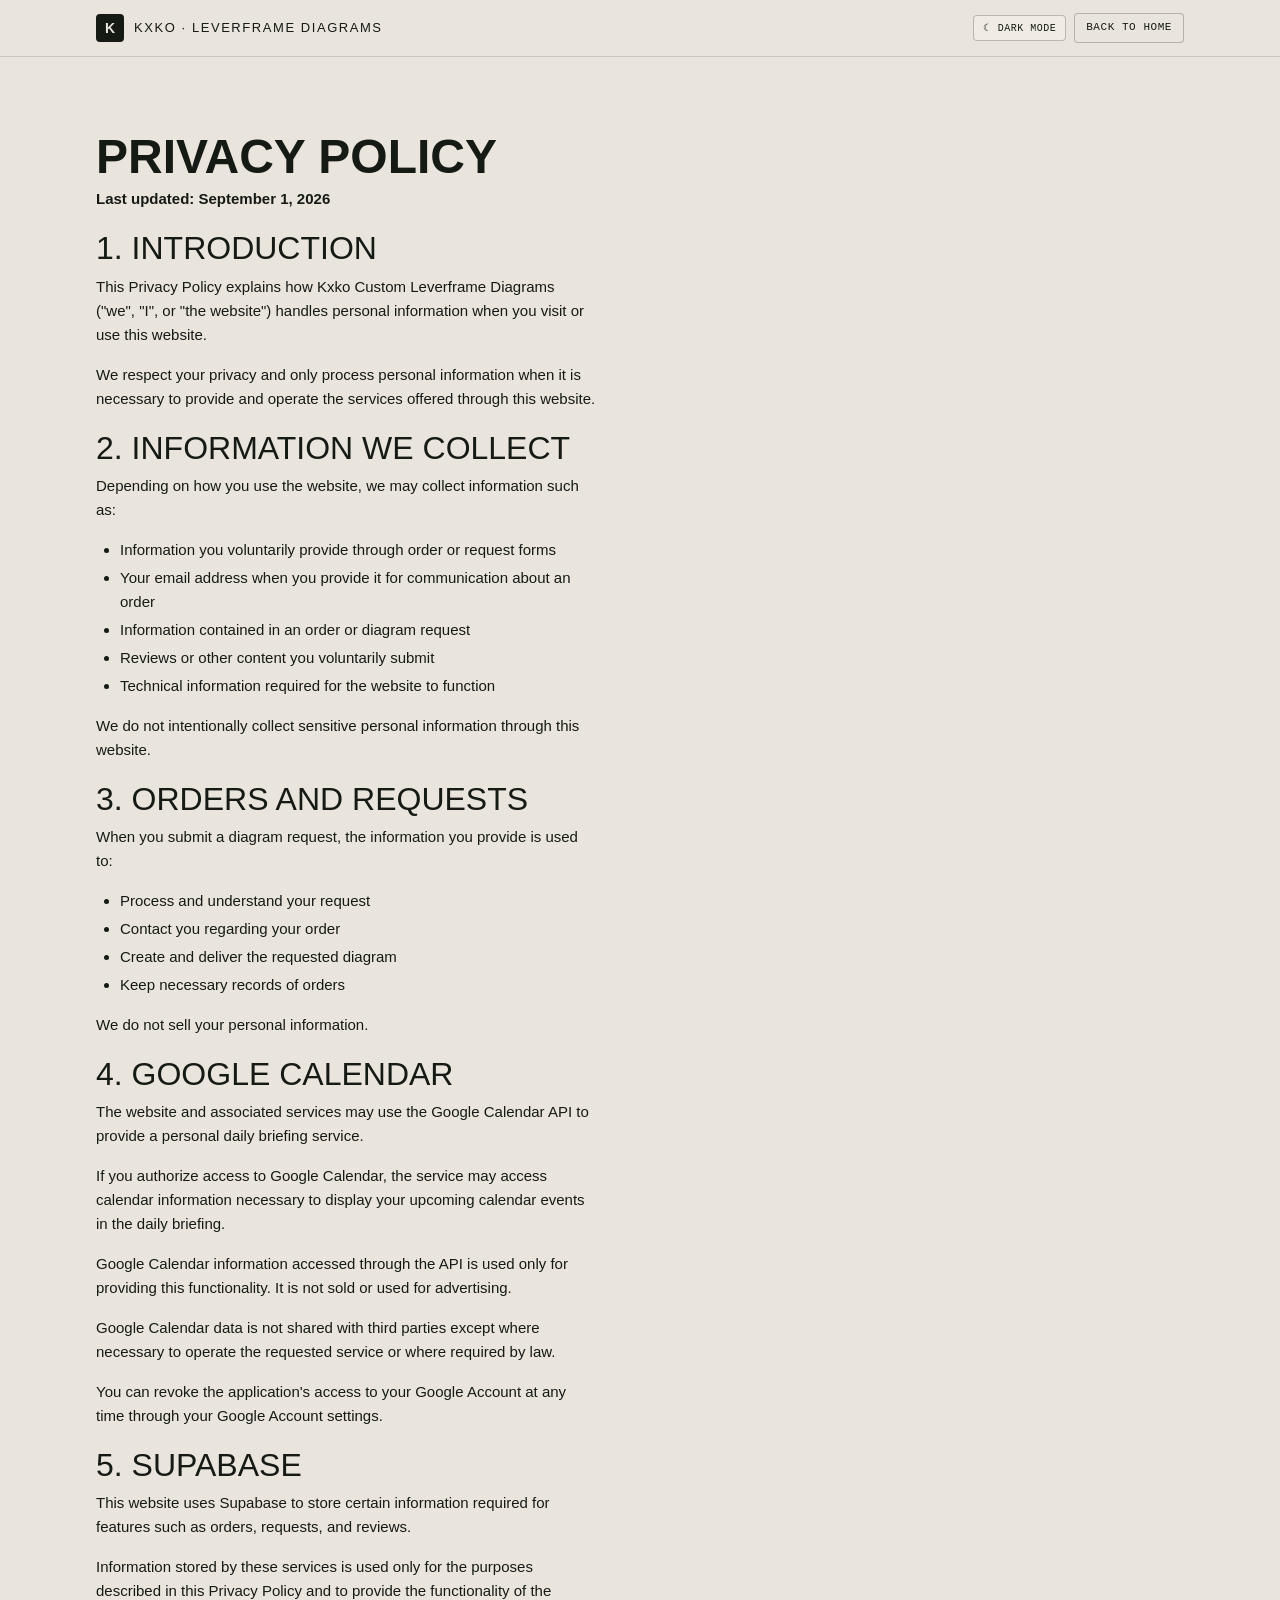
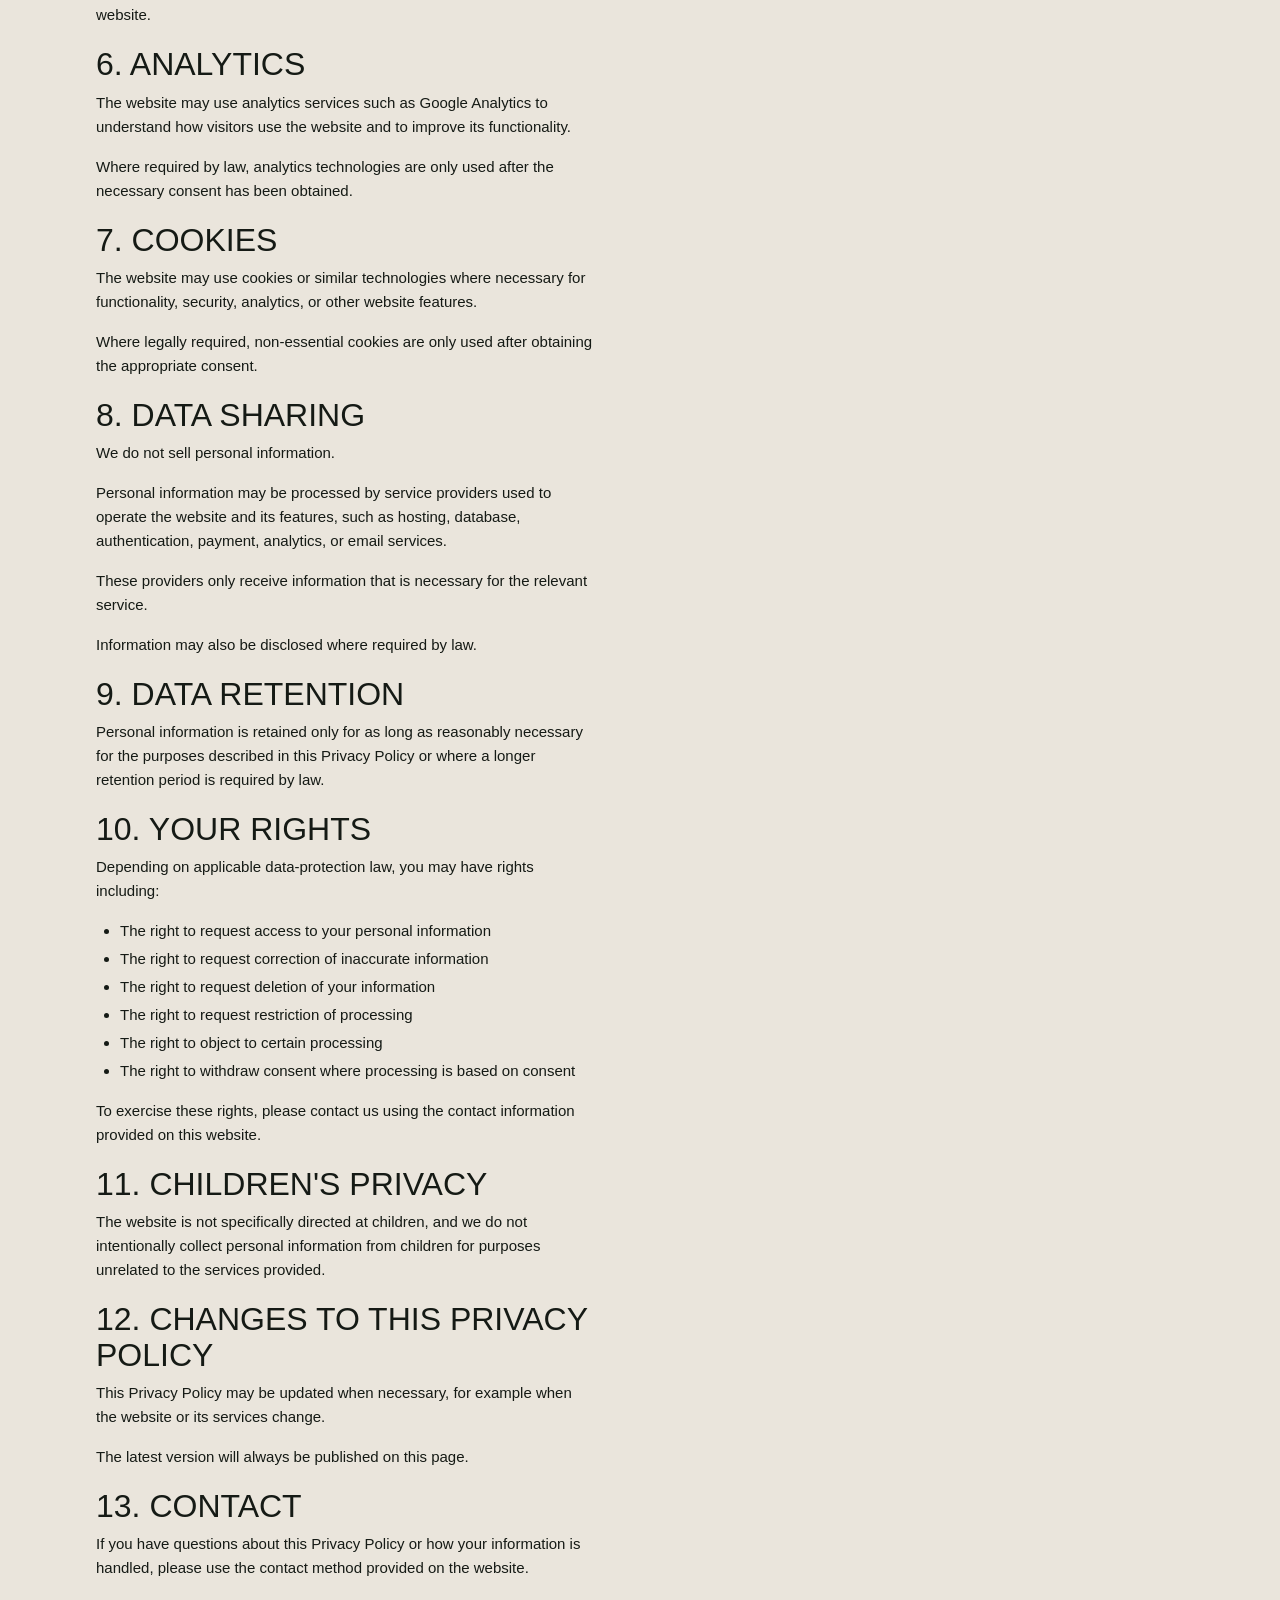
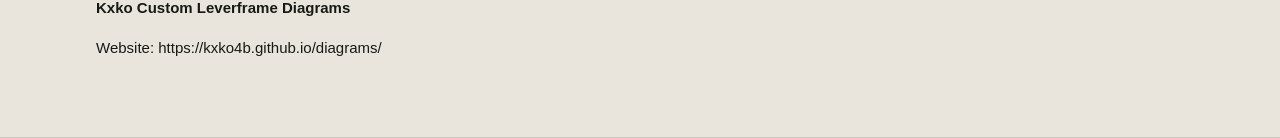
<file: privacy.html>
<!DOCTYPE html>
<html lang="en">
<head>
  <meta charset="UTF-8" />
  <meta name="viewport" content="width=device-width, initial-scale=1" />
  <title>Privacy Policy · Kxko Leverframe Diagrams</title>
  <link rel="stylesheet" href="style.css" />
</head>
<body>
  <header class="site-header"><div class="wrap header-inner"><a class="brand" href="index.html"><span class="mark">K</span><span class="brand-name">Kxko · Leverframe Diagrams</span></a><div class="header-actions"><button class="theme-toggle" type="button" data-theme-toggle aria-pressed="false"><span aria-hidden="true">☾</span><span class="theme-toggle-label">Dark mode</span></button><a class="btn btn-ghost btn-sm" href="index.html">Back to home</a></div></div></header>
  <main class="section"><div class="wrap"><article class="measure formatted-copy markdown-page" id="markdown-content"></article><textarea id="markdown-source" hidden>
# Privacy Policy

**Last updated: September 1, 2026**

## 1. Introduction

This Privacy Policy explains how Kxko Custom Leverframe Diagrams ("we", "I", or "the website") handles personal information when you visit or use this website.

We respect your privacy and only process personal information when it is necessary to provide and operate the services offered through this website.

## 2. Information We Collect

Depending on how you use the website, we may collect information such as:

* Information you voluntarily provide through order or request forms
* Your email address when you provide it for communication about an order
* Information contained in an order or diagram request
* Reviews or other content you voluntarily submit
* Technical information required for the website to function

We do not intentionally collect sensitive personal information through this website.

## 3. Orders and Requests

When you submit a diagram request, the information you provide is used to:

* Process and understand your request
* Contact you regarding your order
* Create and deliver the requested diagram
* Keep necessary records of orders

We do not sell your personal information.

## 4. Google Calendar

The website and associated services may use the Google Calendar API to provide a personal daily briefing service.

If you authorize access to Google Calendar, the service may access calendar information necessary to display your upcoming calendar events in the daily briefing.

Google Calendar information accessed through the API is used only for providing this functionality. It is not sold or used for advertising.

Google Calendar data is not shared with third parties except where necessary to operate the requested service or where required by law.

You can revoke the application's access to your Google Account at any time through your Google Account settings.

## 5. Supabase

This website uses Supabase to store certain information required for features such as orders, requests, and reviews.

Information stored by these services is used only for the purposes described in this Privacy Policy and to provide the functionality of the website.

## 6. Analytics

The website may use analytics services such as Google Analytics to understand how visitors use the website and to improve its functionality.

Where required by law, analytics technologies are only used after the necessary consent has been obtained.

## 7. Cookies

The website may use cookies or similar technologies where necessary for functionality, security, analytics, or other website features.

Where legally required, non-essential cookies are only used after obtaining the appropriate consent.

## 8. Data Sharing

We do not sell personal information.

Personal information may be processed by service providers used to operate the website and its features, such as hosting, database, authentication, payment, analytics, or email services.

These providers only receive information that is necessary for the relevant service.

Information may also be disclosed where required by law.

## 9. Data Retention

Personal information is retained only for as long as reasonably necessary for the purposes described in this Privacy Policy or where a longer retention period is required by law.

## 10. Your Rights

Depending on applicable data-protection law, you may have rights including:

* The right to request access to your personal information
* The right to request correction of inaccurate information
* The right to request deletion of your information
* The right to request restriction of processing
* The right to object to certain processing
* The right to withdraw consent where processing is based on consent

To exercise these rights, please contact us using the contact information provided on this website.

## 11. Children's Privacy

The website is not specifically directed at children, and we do not intentionally collect personal information from children for purposes unrelated to the services provided.

## 12. Changes to This Privacy Policy

This Privacy Policy may be updated when necessary, for example when the website or its services change.

The latest version will always be published on this page.

## 13. Contact

If you have questions about this Privacy Policy or how your information is handled, please use the contact method provided on the website.

**Kxko Custom Leverframe Diagrams**

Website: https://kxko4b.github.io/diagrams/

</textarea></div></main>
  <script src="js/markdown.js"></script>
  <script src="js/static-markdown-page.js"></script>
  <script src="js/theme.js"></script>
</body>
</html>
</file>
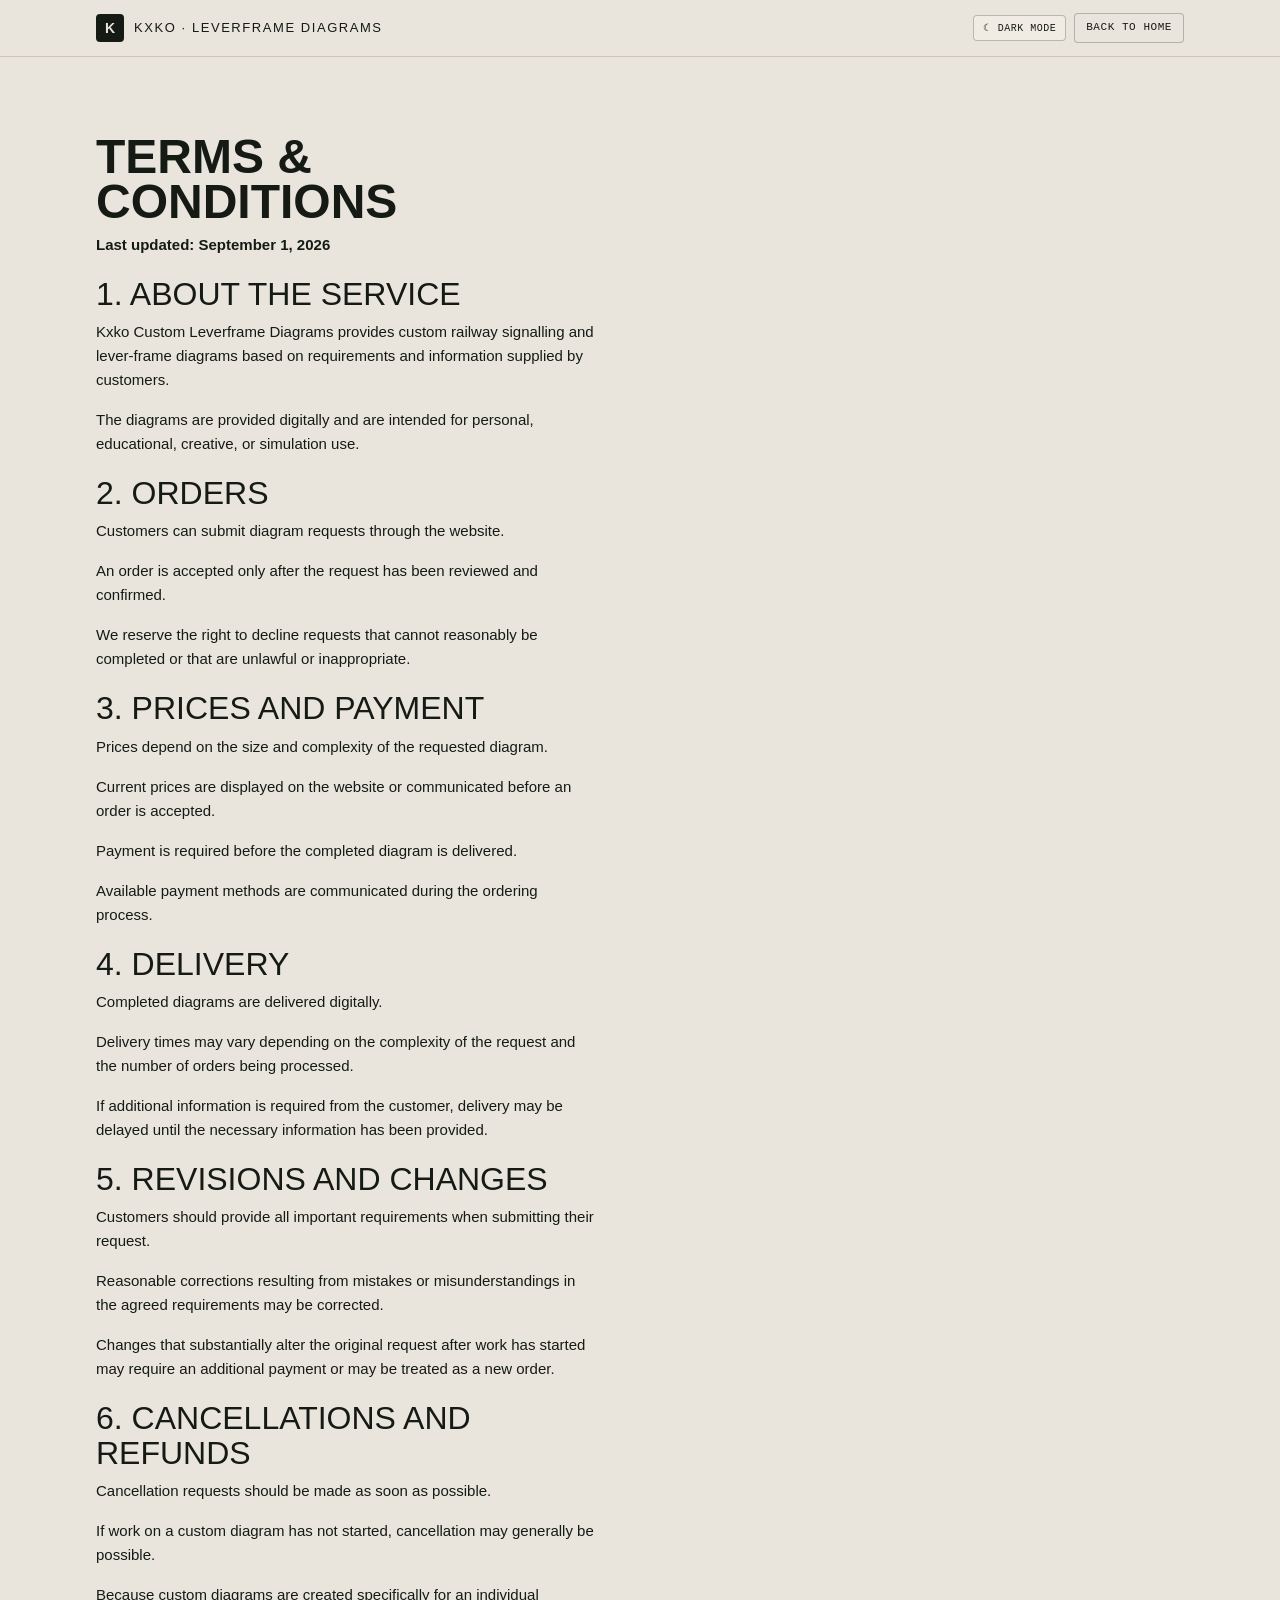
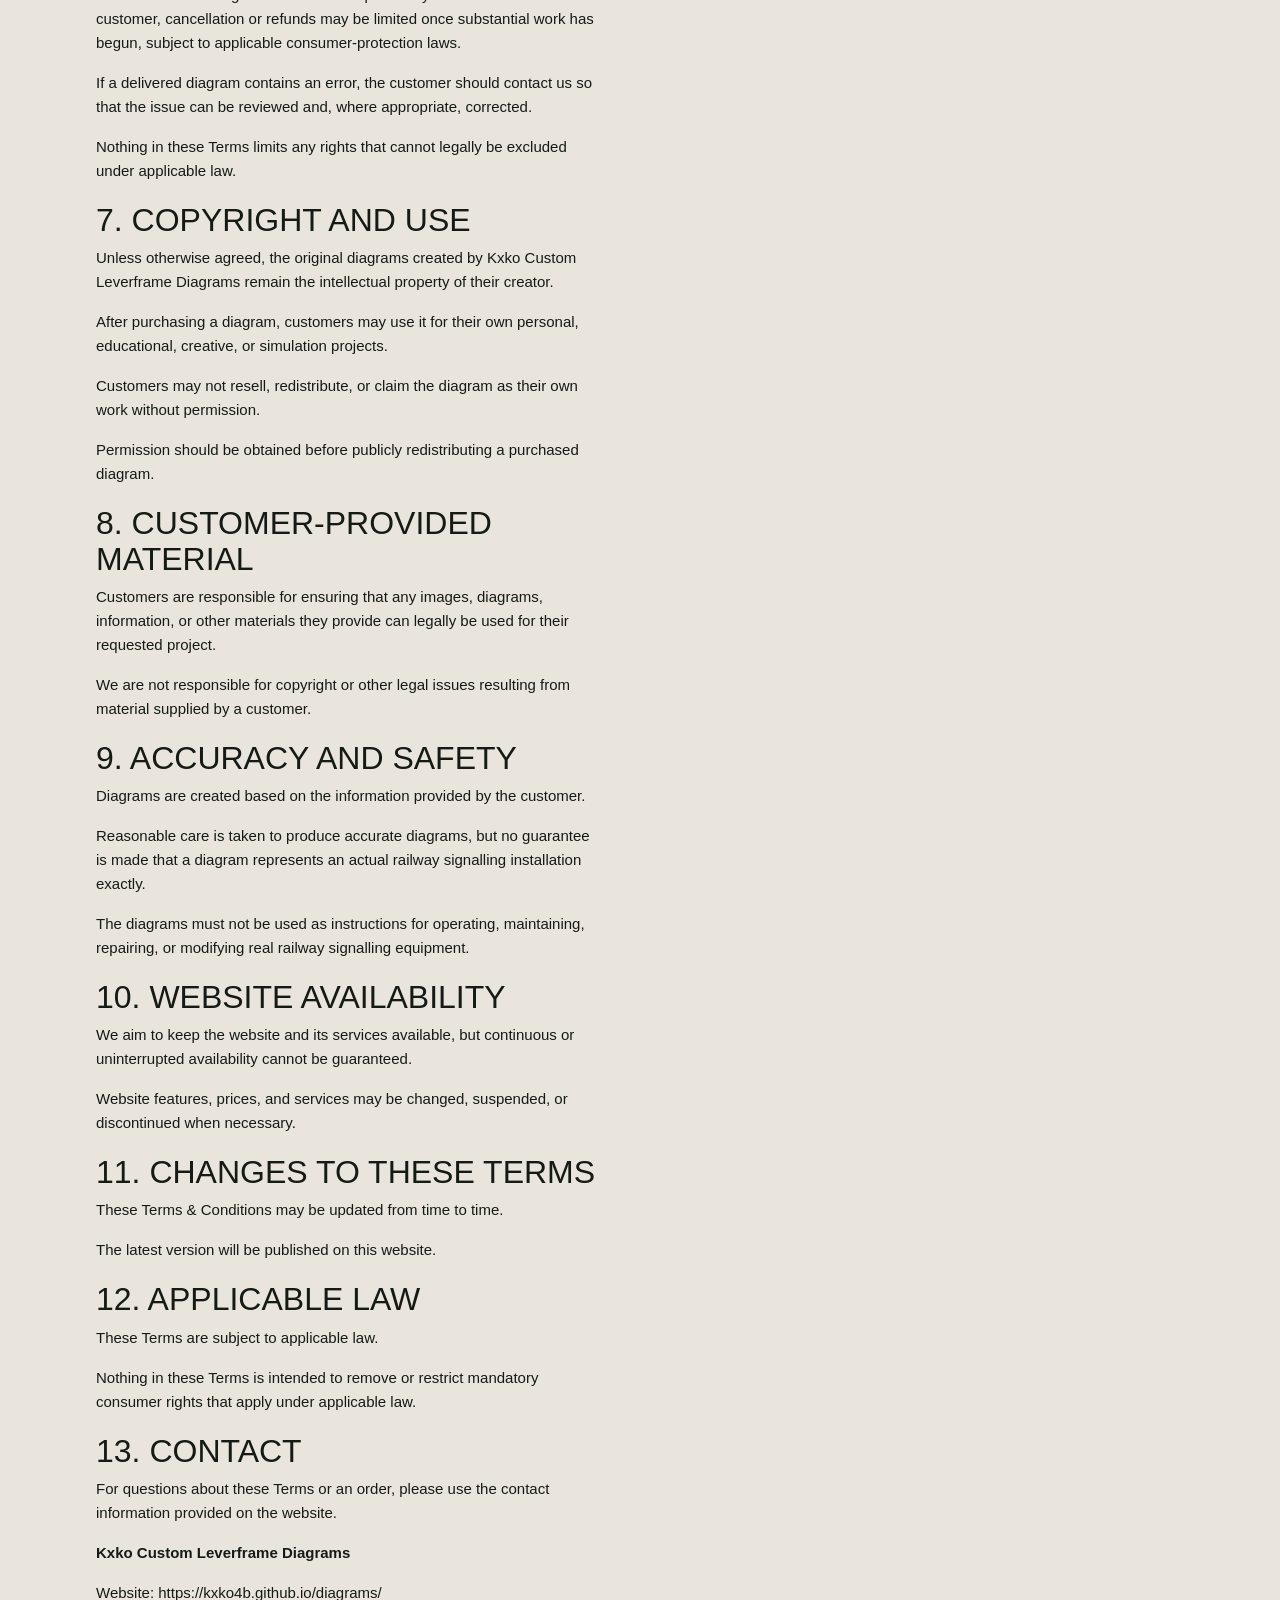
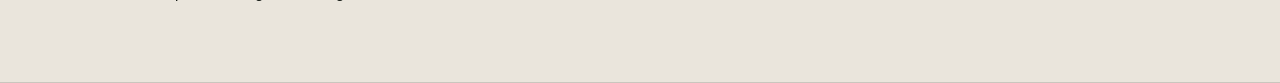
<file: terms.html>
<!DOCTYPE html>
<html lang="en">
<head>
  <meta charset="UTF-8" />
  <meta name="viewport" content="width=device-width, initial-scale=1" />
  <title>Terms & Conditions · Kxko Leverframe Diagrams</title>
  <link rel="stylesheet" href="style.css" />
</head>
<body>
  <header class="site-header"><div class="wrap header-inner"><a class="brand" href="index.html"><span class="mark">K</span><span class="brand-name">Kxko · Leverframe Diagrams</span></a><div class="header-actions"><button class="theme-toggle" type="button" data-theme-toggle aria-pressed="false"><span aria-hidden="true">☾</span><span class="theme-toggle-label">Dark mode</span></button><a class="btn btn-ghost btn-sm" href="index.html">Back to home</a></div></div></header>
  <main class="section"><div class="wrap"><article class="measure formatted-copy markdown-page" id="markdown-content"></article><textarea id="markdown-source" hidden>
# Terms & Conditions

**Last updated: September 1, 2026**

## 1. About the Service

Kxko Custom Leverframe Diagrams provides custom railway signalling and lever-frame diagrams based on requirements and information supplied by customers.

The diagrams are provided digitally and are intended for personal, educational, creative, or simulation use.

## 2. Orders

Customers can submit diagram requests through the website.

An order is accepted only after the request has been reviewed and confirmed.

We reserve the right to decline requests that cannot reasonably be completed or that are unlawful or inappropriate.

## 3. Prices and Payment

Prices depend on the size and complexity of the requested diagram.

Current prices are displayed on the website or communicated before an order is accepted.

Payment is required before the completed diagram is delivered.

Available payment methods are communicated during the ordering process.

## 4. Delivery

Completed diagrams are delivered digitally.

Delivery times may vary depending on the complexity of the request and the number of orders being processed.

If additional information is required from the customer, delivery may be delayed until the necessary information has been provided.

## 5. Revisions and Changes

Customers should provide all important requirements when submitting their request.

Reasonable corrections resulting from mistakes or misunderstandings in the agreed requirements may be corrected.

Changes that substantially alter the original request after work has started may require an additional payment or may be treated as a new order.

## 6. Cancellations and Refunds

Cancellation requests should be made as soon as possible.

If work on a custom diagram has not started, cancellation may generally be possible.

Because custom diagrams are created specifically for an individual customer, cancellation or refunds may be limited once substantial work has begun, subject to applicable consumer-protection laws.

If a delivered diagram contains an error, the customer should contact us so that the issue can be reviewed and, where appropriate, corrected.

Nothing in these Terms limits any rights that cannot legally be excluded under applicable law.

## 7. Copyright and Use

Unless otherwise agreed, the original diagrams created by Kxko Custom Leverframe Diagrams remain the intellectual property of their creator.

After purchasing a diagram, customers may use it for their own personal, educational, creative, or simulation projects.

Customers may not resell, redistribute, or claim the diagram as their own work without permission.

Permission should be obtained before publicly redistributing a purchased diagram.

## 8. Customer-Provided Material

Customers are responsible for ensuring that any images, diagrams, information, or other materials they provide can legally be used for their requested project.

We are not responsible for copyright or other legal issues resulting from material supplied by a customer.

## 9. Accuracy and Safety

Diagrams are created based on the information provided by the customer.

Reasonable care is taken to produce accurate diagrams, but no guarantee is made that a diagram represents an actual railway signalling installation exactly.

The diagrams must not be used as instructions for operating, maintaining, repairing, or modifying real railway signalling equipment.

## 10. Website Availability

We aim to keep the website and its services available, but continuous or uninterrupted availability cannot be guaranteed.

Website features, prices, and services may be changed, suspended, or discontinued when necessary.

## 11. Changes to These Terms

These Terms & Conditions may be updated from time to time.

The latest version will be published on this website.

## 12. Applicable Law

These Terms are subject to applicable law.

Nothing in these Terms is intended to remove or restrict mandatory consumer rights that apply under applicable law.

## 13. Contact

For questions about these Terms or an order, please use the contact information provided on the website.

**Kxko Custom Leverframe Diagrams**

Website: https://kxko4b.github.io/diagrams/

</textarea></div></main>
  <script src="js/markdown.js"></script>
  <script src="js/static-markdown-page.js"></script>
  <script src="js/theme.js"></script>
</body>
</html>
</file>
<file: style.css>
:root {
  --background: oklch(0.924 0.014 85);
  --foreground: oklch(0.21 0.012 140);
  --card: oklch(0.945 0.013 85);
  --primary: oklch(0.21 0.012 140);
  --primary-fg: oklch(0.924 0.014 85);
  --secondary: oklch(0.9 0.015 85);
  --muted-fg: oklch(0.45 0.02 150);
  --border: oklch(0.21 0.012 140 / 15%);
  --input: oklch(0.21 0.012 140 / 25%);
  --brass: oklch(0.53 0.11 75);
  --signal: oklch(0.51 0.14 30);
  --moss: oklch(0.46 0.07 155);
  --radius: 0.25rem;

  --display: "Oswald", sans-serif;
  --body: "IBM Plex Sans", sans-serif;
  --mono: "IBM Plex Mono", monospace;
}

body.theme-dark {
  color-scheme: dark;
  --background: oklch(0.19 0.012 140);
  --foreground: oklch(0.92 0.014 85);
  --card: oklch(0.24 0.014 140);
  --primary: oklch(0.88 0.018 85);
  --primary-fg: oklch(0.19 0.012 140);
  --secondary: oklch(0.29 0.015 140);
  --muted-fg: oklch(0.72 0.02 150);
  --border: oklch(0.92 0.014 85 / 18%);
  --input: oklch(0.92 0.014 85 / 35%);
  --brass: oklch(0.76 0.11 75);
  --signal: oklch(0.68 0.14 30);
  --moss: oklch(0.7 0.07 155);
}

* { box-sizing: border-box; }
html { scroll-behavior: smooth; }

body {
  margin: 0;
  background: var(--background);
  color: var(--foreground);
  font-family: var(--body);
  font-size: 15px;
  line-height: 1.6;
}

main, .site-footer { position: relative; z-index: 1; }

.vine-background {
  position: fixed;
  z-index: 0;
  inset: 0;
  overflow: hidden;
  pointer-events: none;
}
.vine-column {
  position: absolute;
  top: 50%;
  transform-origin: center;
}
.vine-column img {
  display: block;
  width: auto;
  height: auto;
  max-width: none;
  border-radius: 0;
  animation: vine-slither var(--sway-time, 9s) ease-in-out infinite alternate;
  animation-delay: var(--sway-delay, 0s);
  will-change: transform;
}
.vine-1 { left: -3%; width: 224px; height: 4812px; transform: translate(-50%, -50%) rotate(-8deg) scale(0.76, 0.2); --sway-left: -112px; --sway-right: 112px; --sway-time: 9s; --sway-delay: -2s; }
.vine-2 { left: 6%; width: 189px; height: 5045px; transform: translate(-50%, -50%) rotate(12deg) scale(0.7, 0.18); --sway-left: -86px; --sway-right: 86px; --sway-time: 13s; --sway-delay: -8s; }
.vine-3 { left: 22%; width: 183px; height: 5211px; transform: translate(-50%, -50%) rotate(-5deg) scale(0.82, 0.2); --sway-left: -96px; --sway-right: 96px; --sway-time: 11s; --sway-delay: -4s; }
.vine-4 { left: 77%; width: 113px; height: 4608px; transform: translate(-50%, -50%) rotate(9deg) scale(1.08, 0.19); --sway-left: -78px; --sway-right: 78px; --sway-time: 15s; --sway-delay: -11s; }
.vine-5 { left: 95%; width: 108px; height: 4824px; transform: translate(-50%, -50%) rotate(-13deg) scale(1.12, 0.18); --sway-left: -84px; --sway-right: 84px; --sway-time: 10s; --sway-delay: -6s; }
.vine-6 { left: 101%; width: 122px; height: 4709px; transform: translate(-50%, -50%) rotate(6deg) scale(0.98, 0.2); --sway-left: -106px; --sway-right: 106px; --sway-time: 12s; --sway-delay: -9s; }
@keyframes vine-slither {
  from { transform: translate3d(var(--sway-left), 0, 0) rotate(-1.6deg); }
  to { transform: translate3d(var(--sway-right), 0, 0) rotate(1.6deg); }
}

img { display: block; max-width: 100%; height: auto; border-radius: var(--radius); }
a { color: inherit; text-decoration: none; }

.wrap { width: min(100%, 72rem); margin: 0 auto; padding: 0 clamp(1rem, 4vw, 2rem); }
.hidden { display: none !important; }
.mono { font-family: var(--mono); }
.small { font-size: 0.875rem; }
.tiny { font-size: 0.625rem; text-transform: uppercase; letter-spacing: 0.08em; }
.muted { color: var(--muted-fg); }
.brass { color: var(--brass); }
.moss { color: var(--moss); }
.error { color: var(--signal); }
.measure { max-width: 60ch; }
.up { text-transform: uppercase; }

/* Header */
.site-header {
  position: sticky; top: 0; z-index: 50;
  border-bottom: 1px solid var(--border);
  background: color-mix(in oklab, var(--background) 90%, transparent);
  backdrop-filter: blur(4px);
}
.header-inner { display: flex; height: 3.5rem; align-items: center; justify-content: space-between; gap: 1rem; }
.brand { display: flex; align-items: center; gap: 0.625rem; }
.mark {
  display: grid; place-items: center; width: 1.75rem; height: 1.75rem;
  border-radius: var(--radius); background: var(--primary); color: var(--primary-fg);
  font-family: var(--display); font-weight: 600; font-size: 0.875rem;
}
.mark.invert { background: var(--primary-fg); color: var(--primary); }
.brand-name { font-family: var(--display); font-size: 0.8125rem; text-transform: uppercase; letter-spacing: 0.12em; white-space: nowrap; }
.nav { display: none; gap: 1.25rem; font-family: var(--mono); font-size: 0.6875rem; text-transform: uppercase; letter-spacing: 0.05em; color: var(--muted-fg); }
.nav a:hover { color: var(--foreground); }
@media (min-width: 1100px) { .nav { display: flex; } }
.header-actions { display: flex; align-items: center; gap: 0.5rem; }
.theme-toggle {
  display: inline-flex; align-items: center; gap: 0.35rem; flex: none;
  border: 1px solid var(--input); border-radius: var(--radius); padding: 0.375rem 0.55rem;
  background: var(--card); color: var(--foreground); cursor: pointer;
  font-family: var(--mono); font-size: 0.625rem; text-transform: uppercase; letter-spacing: 0.05em;
}
.theme-toggle:hover { background: var(--secondary); }
.theme-toggle:focus-visible { outline: 2px solid var(--brass); outline-offset: 3px; }

/* Buttons */
.btn {
  display: inline-block; border: 0; cursor: pointer;
  border-radius: var(--radius); padding: 0.625rem 1rem;
  font-family: var(--mono); font-size: 0.875rem; text-transform: uppercase; letter-spacing: 0.05em;
}
.btn-sm { padding: 0.375rem 0.75rem; font-size: 0.6875rem; }
.btn-primary { background: var(--primary); color: var(--primary-fg); }
.btn-signal { background: var(--signal); color: var(--primary-fg); }
.btn-ghost { background: transparent; box-shadow: inset 0 0 0 1px var(--input); }
.btn-ghost:hover { background: var(--secondary); }
.btn:hover { opacity: 0.9; }
.btn:disabled { opacity: 0.5; cursor: default; }
.btn.block { display: block; width: 100%; margin-top: 0.75rem; }

/* Sections */
.section { position: relative; isolation: isolate; border-bottom: 1px solid var(--border); padding: clamp(3rem, 6vw, 5rem) 0; scroll-margin-top: 4.5rem; }
.section > .wrap { position: relative; z-index: 1; }
.section.tinted { background: transparent; }
.eyebrow { font-family: var(--mono); font-size: 0.6875rem; text-transform: uppercase; letter-spacing: 0.25em; color: var(--muted-fg); margin: 0; }
h1 { font-family: var(--display); font-size: clamp(2.25rem, 6vw, 3rem); font-weight: 600; text-transform: uppercase; line-height: 0.95; margin: 1rem 0 0; }
h2 { font-family: var(--display); font-size: clamp(1.65rem, 3.2vw, 2rem); font-weight: 500; text-transform: uppercase; line-height: 1.1; margin: 0.5rem 0 1.5rem; }
h3 { font-family: var(--display); font-size: 1.25rem; font-weight: 500; text-transform: uppercase; margin: 0 0 0.5rem; }
.lead { max-width: 52ch; color: var(--muted-fg); margin-top: 1.25rem; }
.row { display: flex; flex-wrap: wrap; gap: 0.75rem; margin-top: 1.75rem; }

.hero { padding: clamp(3.5rem, 7vw, 5.5rem) 0; }
.hero-grid { display: grid; grid-template-columns: minmax(0, 1fr); gap: clamp(2rem, 5vw, 3.5rem); align-items: center; }
.hero-grid > div { max-width: 54rem; }

.two-col { display: grid; gap: 1.5rem; }
@media (min-width: 820px) { .two-col { grid-template-columns: repeat(2, minmax(0, 1fr)); gap: clamp(1.5rem, 4vw, 3rem); } }
.grid-2 { display: grid; gap: 1rem; }
@media (min-width: 640px) { .grid-2 { grid-template-columns: repeat(2, minmax(0, 1fr)); } }
.grid-3 { display: grid; gap: 1rem; }
@media (min-width: 760px) { .grid-3 { grid-template-columns: repeat(3, minmax(0, 1fr)); } }
.stack { display: grid; gap: 0.75rem; }
.stack-lg { display: grid; gap: 2rem; align-content: start; }
#status { scroll-margin-top: 4.5rem; }

/* Cards */
.card {
  background: var(--card); border-radius: calc(var(--radius) + 2px);
  padding: 1.25rem; box-shadow: inset 0 0 0 1px var(--border);
  transition: transform 220ms ease, box-shadow 220ms ease;
}
.link-card:hover { transform: translateY(-3px); box-shadow: inset 0 0 0 1px var(--brass), 0 0.5rem 1.5rem rgb(41 66 96 / 12%); }
.card p { margin: 0.5rem 0 0; }
.example-card { min-width: 0; overflow: hidden; }
.example-card img { width: 100%; max-height: 16rem; object-fit: cover; margin-bottom: 1rem; }
.example-card h3 { overflow-wrap: anywhere; }
.example-card p { line-height: 1.5; }
.gallery-message { grid-column: 1 / -1; }
.terms-copy, .database-copy { overflow-wrap: anywhere; }
.formatted-copy > :first-child { margin-top: 0; }
.formatted-copy > :last-child { margin-bottom: 0; }
.formatted-copy p, .formatted-copy ul, .formatted-copy ol { margin: 0 0 1rem; }
.formatted-copy h1, .formatted-copy h2, .formatted-copy h3,
.formatted-copy h4, .formatted-copy h5, .formatted-copy h6 { margin: 1.25rem 0 0.5rem; }
.formatted-copy ul, .formatted-copy ol { padding-left: 1.5rem; }
.formatted-copy li + li { margin-top: 0.25rem; }
.service { display: flex; align-items: center; gap: 1rem; }
.service .num {
  display: grid; place-items: center; flex: none; width: 2.25rem; height: 2.25rem;
  border-radius: var(--radius); background: var(--primary); color: var(--primary-fg);
  font-family: var(--mono); font-size: 0.75rem;
}
.service h3 { margin: 0; }

/* Forms */
.form { display: grid; gap: 0.75rem; align-content: start; }
.row-form { display: flex; gap: 0.5rem; margin-top: 1rem; }
.label { display: block; font-family: var(--mono); font-size: 0.625rem; text-transform: uppercase; letter-spacing: 0.2em; color: var(--muted-fg); margin-bottom: 0.5rem; }
input, textarea, select {
  width: 100%; font: inherit; font-size: 0.875rem; color: inherit;
  background: var(--card); border: 1px solid var(--input);
  border-radius: var(--radius); padding: 0.5rem 0.75rem;
}
input:focus, textarea:focus, select:focus { outline: none; border-color: var(--brass); }
textarea { resize: vertical; }
.row-form input { flex: 1; }
.row-form .btn { flex: none; }

.tiers { display: grid; grid-template-columns: 1fr 1fr; gap: 0.5rem; }
.tiers label { cursor: pointer; }
.tiers input { position: absolute; opacity: 0; width: 0; height: 0; }
.tiers span {
  display: block; text-align: center; padding: 0.5rem 0.75rem;
  border: 1px solid var(--input); border-radius: var(--radius);
}
.tiers strong { display: block; font-size: 0.875rem; font-weight: 500; }
.tiers em {
  display: block; font-style: normal; font-family: var(--mono);
  font-size: 0.625rem; text-transform: uppercase; letter-spacing: 0.08em; color: var(--muted-fg);
}
.tiers input:checked + span { border-color: var(--brass); background: color-mix(in oklab, var(--brass) 10%, transparent); }

.stars-input { display: flex; gap: 0.25rem; }
.stars-input button { background: none; border: 0; cursor: pointer; font-size: 1.25rem; color: var(--border); padding: 0; }
.stars-input button.on { color: var(--brass); }
.stars-input button:focus-visible, a:focus-visible, .btn:focus-visible { outline: 2px solid var(--brass); outline-offset: 3px; }

.code-badge {
  margin-top: 1rem; border-radius: var(--radius); background: var(--primary);
  color: var(--primary-fg); padding: 0.75rem 1rem; text-align: center;
  font-family: var(--mono); font-size: 1.25rem; letter-spacing: 0.2em;
}
.small-badge { font-size: 1rem; padding: 0.625rem 1rem; }

.review .stars { font-family: var(--mono); color: var(--brass); }
.review p { margin: 0.5rem 0 0; }
.review-image { width: 100%; max-height: 20rem; margin-top: 0.75rem; object-fit: cover; }
.review-media { display: grid; grid-template-columns: repeat(auto-fill, minmax(120px, 1fr)); gap: 0.5rem; margin-bottom: 0.75rem; }
.review-media.single { grid-template-columns: 1fr; }
.review-media .review-image { width: 100%; height: auto; border-radius: inherit; }
video.review-image { max-width: 100%; }

.review footer { margin-top: 0.75rem; font-family: var(--mono); font-size: 0.625rem; text-transform: uppercase; letter-spacing: 0.08em; color: var(--muted-fg); }

.status-box { margin-top: 1rem; border-radius: var(--radius); background: var(--primary); color: var(--primary-fg); padding: 1rem; }
.status-box .top { display: flex; justify-content: space-between; font-family: var(--mono); font-size: 0.75rem; text-transform: uppercase; letter-spacing: 0.08em; }
.status-box .top .state { color: var(--brass); }
.status-box .meta { margin-top: 0.5rem; font-family: var(--mono); font-size: 0.6875rem; opacity: 0.7; }

/* Footer */
.site-footer { background: color-mix(in oklab, var(--primary) 84%, transparent); color: var(--primary-fg); backdrop-filter: blur(3px); }
.footer-inner { display: flex; flex-direction: column; gap: 1rem; padding-top: 2.5rem; padding-bottom: 2.5rem; }
@media (min-width: 640px) { .footer-inner { flex-direction: row; align-items: center; justify-content: space-between; } }
.footer-inner p { margin: 0; opacity: 0.6; }
.kofi-footer-link { display: inline-flex; width: fit-content; align-items: center; gap: 0.55rem; border: 1px solid color-mix(in oklab, #ff5e5b 75%, white); border-radius: 999px; background: #ff5e5b; color: #241416; padding: 0.6rem 1rem; font-weight: 700; box-shadow: 0 3px 0 #b93d43; transition: transform 180ms ease, box-shadow 180ms ease; }
.kofi-footer-link:hover { transform: translateY(-2px); box-shadow: 0 5px 0 #b93d43; }
.kofi-footer-link:focus-visible { outline: 3px solid var(--primary-fg); outline-offset: 3px; }

@media (max-width: 480px) {
  .header-inner { gap: 0.5rem; }
  .brand { gap: 0.4rem; }
  .brand-name { max-width: 9rem; white-space: normal; line-height: 1.1; letter-spacing: 0.07em; }
  .header-inner > .btn { flex: none; padding: 0.4rem 0.55rem; font-size: 0.58rem; letter-spacing: 0.02em; }
  .theme-toggle { padding: 0.4rem 0.45rem; }
  .theme-toggle-label { display: none; }
  .tiers { grid-template-columns: 1fr; }
}

@media (max-width: 900px) {
  .vine-2, .vine-3, .vine-5, .vine-6 { display: none; }
  .vine-1 { left: -12%; }
  .vine-4 { left: 112%; }
}

@media (max-width: 640px) {
  .vine-1 { left: -21%; transform: translate(-50%, -50%) rotate(-8deg) scale(0.76, 0.16); }
  .vine-4 { left: 121%; transform: translate(-50%, -50%) rotate(9deg) scale(1.08, 0.16); }
}

@media (prefers-reduced-motion: reduce) {
  .vine-column { --sway-left: -32px; --sway-right: 32px; }
  .vine-column img { animation-duration: 13s; }
  html { scroll-behavior: auto; }
}

/* Status lookup: owner updates on a request, and the answer to a question */
.status-block { margin-top: 1.25rem; padding-top: 1rem; border-top: 1px solid var(--border); text-align: left; }
.status-block-title { margin: 0 0 0.5rem; font-weight: 600; font-size: 0.875rem; }
.status-update { margin: 0 0 0.875rem; padding-left: 0.875rem; border-left: 2px solid var(--moss); }
.status-update-head { margin: 0 0 0.125rem; font-size: 0.75rem; color: var(--muted-fg); }
.status-update-text { margin: 0 0 0.375rem; white-space: pre-line; overflow-wrap: anywhere; }
.status-update-file { display: inline-block; margin-right: 0.75rem; font-size: 0.8125rem; color: var(--moss); text-decoration: underline; }

.next-steps { margin: 0.75rem 0; padding-left: 1.2rem; }
.next-steps li { margin: 0.25rem 0; }
.check-now-btn { margin-top: 0.5rem; }

/* Skeleton loading */
.skeleton { background: linear-gradient(90deg, var(--secondary) 25%, var(--card) 50%, var(--secondary) 75%); background-size: 200% 100%; animation: skeleton-shimmer 1.4s ease-in-out infinite; border-radius: var(--radius); }
.skeleton-line { height: 0.875rem; margin: 0.625rem 0; }
.skeleton-img { height: 9rem; margin-bottom: 1rem; }
.skeleton-line.w-40 { width: 40%; }
.skeleton-line.w-60 { width: 60%; }
.skeleton-line.w-80 { width: 80%; }
.skeleton-card { pointer-events: none; }
.sr-only { position: absolute; width: 1px; height: 1px; padding: 0; margin: -1px; overflow: hidden; clip: rect(0, 0, 0, 0); white-space: nowrap; border: 0; }
@keyframes skeleton-shimmer { 0% { background-position: 200% 0; } 100% { background-position: -200% 0; } }
@media (prefers-reduced-motion: reduce) { .skeleton { animation: none; } }
</file>
